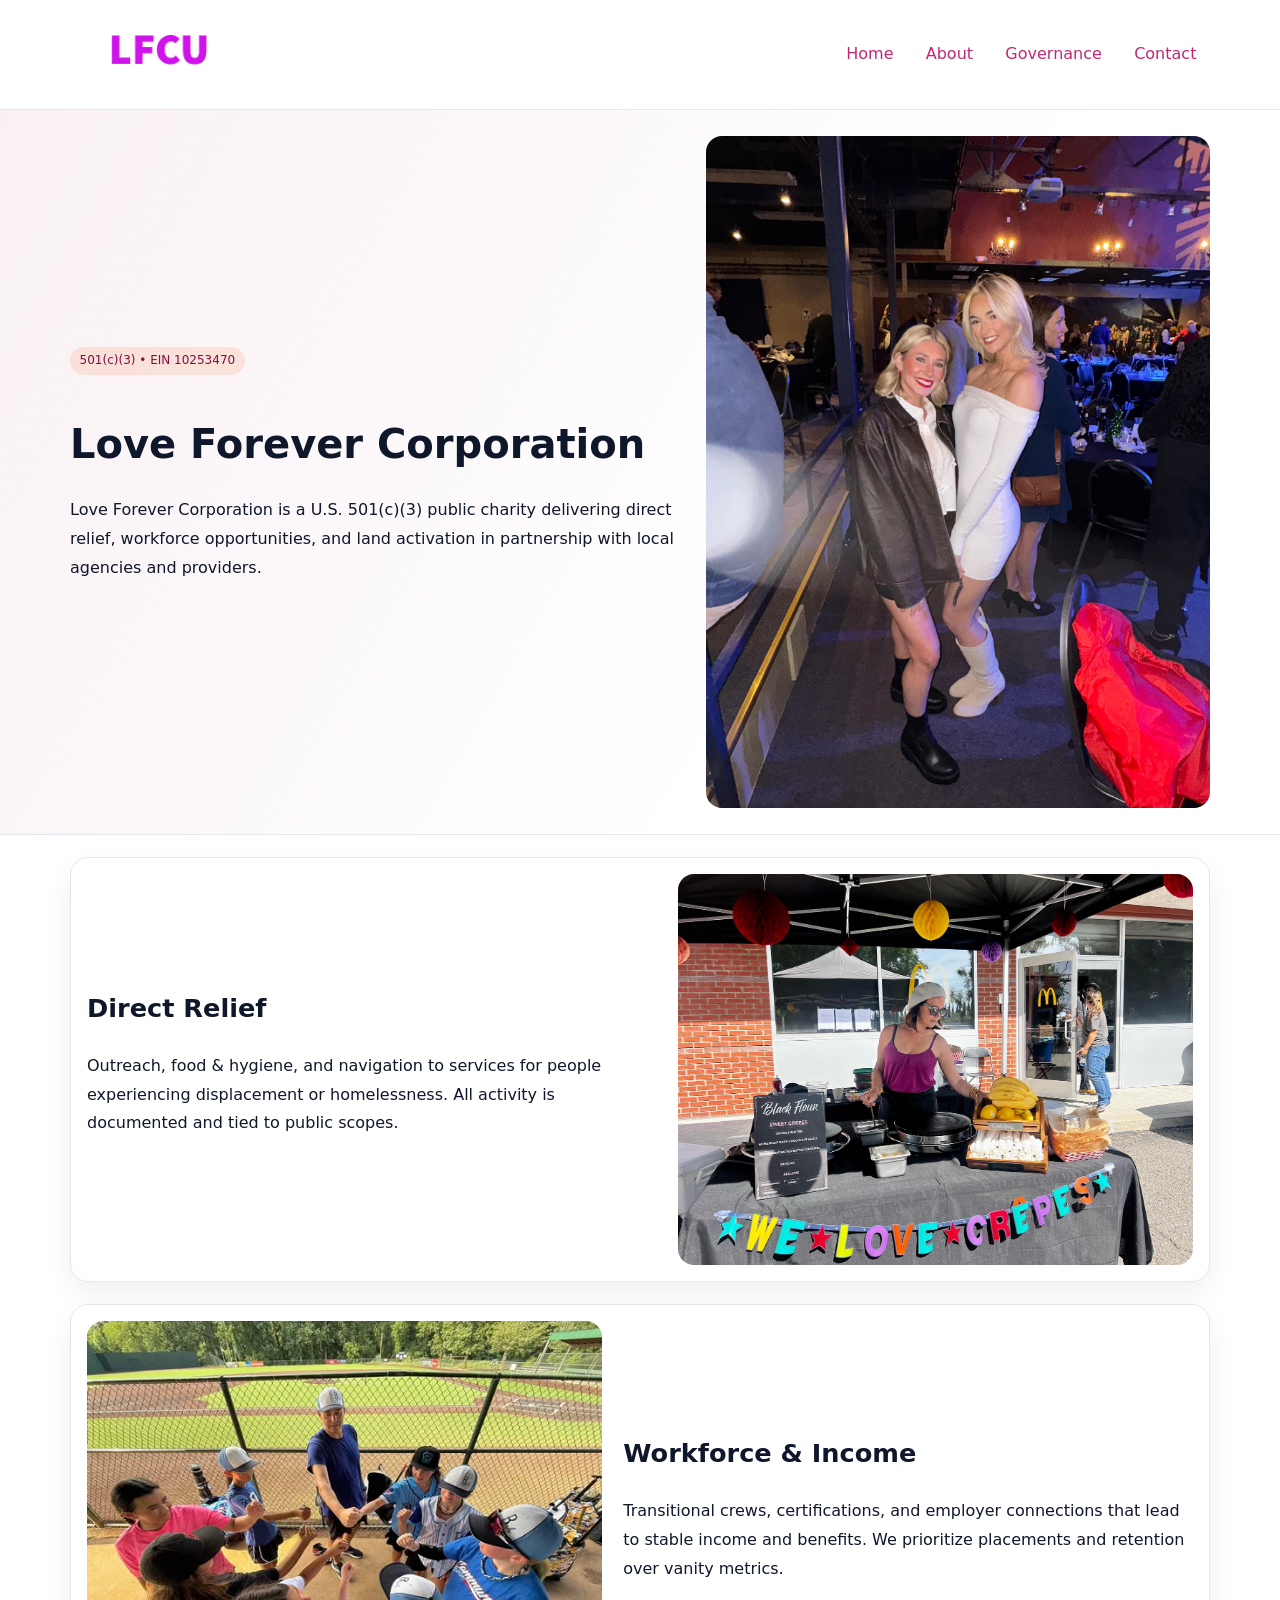
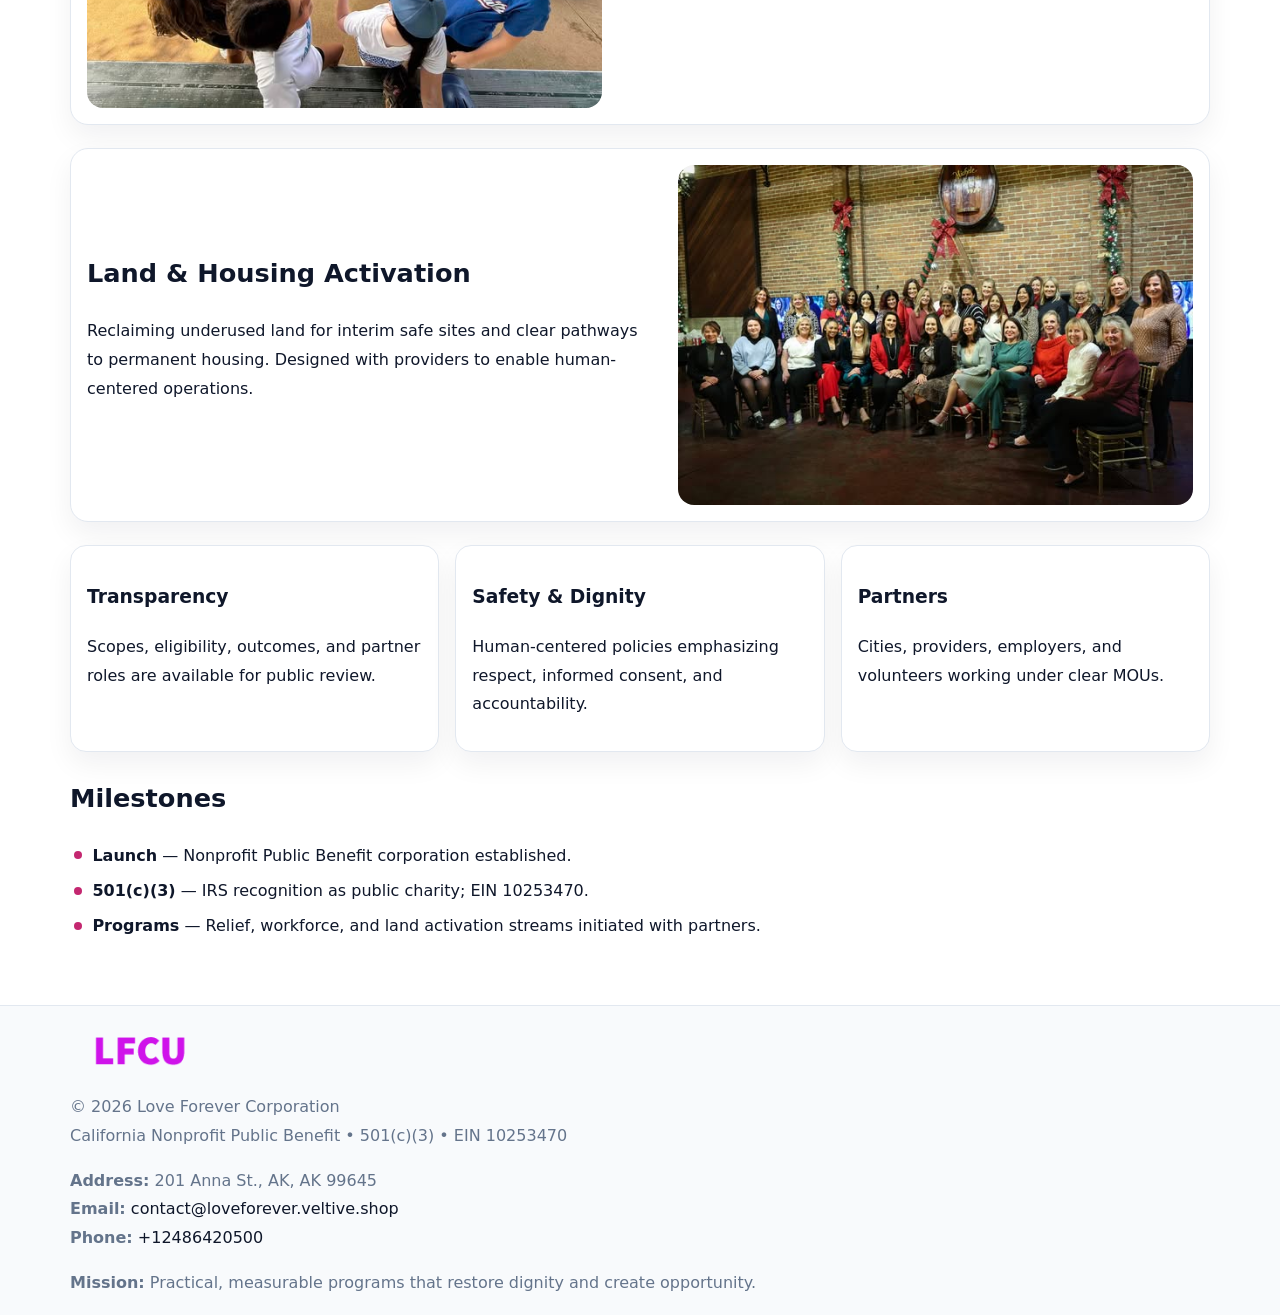
<file: index.html>
<!doctype html><html lang="en"><head>
<meta charset="utf-8">
<meta name="viewport" content="width=device-width,initial-scale=1">
<title>Love Forever Corporation – Nonprofit • 2025</title>
<link rel="stylesheet" href="assets/styles.css">
<link rel="icon" href="images/logo.png">
<meta name="data-ein" content="10253470">
<meta name="data-name" content="Love Forever Corporation">
<meta name="data-email" content="contact@loveforever.veltive.shop">
<meta name="data-phone" content="+12486420500">
<meta name="data-address" content="201 Anna St.,
AK, AK 99645">
<meta name="data-map" content="201+Anna+St+,+AK,+AK+99645">
  <meta name="description" content="We are a 501(c)(3) organization advancing community services, education, and direct relief through transparent programs, local partnerships, and measurable outcomes.">
<meta name="facebook-domain-verification" content="km1ac42j6xbqlr7jo02zhbnbbr5ld7" />
</head><body>
<div style="position:absolute;left:-9999px;top:-9999px;opacity:0" data-uniq="{{UNIQUE_BLOB}}">
  <span>We are a 501(c)(3) organization advancing community services, education, and direct relief through transparent programs, local partnerships, and measurable outcomes.</span><svg width="12" height="12" viewBox="0 0 12 12" xmlns="http://www.w3.org/2000/svg"><circle cx="6" cy="6" r="5" fill="#2b6cb0"/></svg><img src="images/land.jpg" width="1" height="1" alt="" loading="lazy"/>
</div>

<header>
  <div class="c3f398f2829">
    <a href="index.html"><img src="images/logo.png" alt="Love Forever Corporation" style="width:150px"></a>
    <nav>
      <a class="active" href="index.html">Home</a>
      <a href="about.html">About</a>
      <a href="governance.html">Governance</a>
      <a href="contact.html">Contact</a>
    </nav>
  </div>
</header>

<section class="c6b4f4ff2d4">
  <div class="cffb8cd856a">
    <div>
      <span class="c7481e68ef4">501(c)(3) • EIN 10253470</span>
      <h1>Love Forever Corporation</h1>
      <p class="c34cc65efc4">Love Forever Corporation is a U.S. 501(c)(3) public charity delivering direct relief, workforce opportunities, and land activation in partnership with local agencies and providers.</p>
    </div>
    <img src="images/hero.jpg" alt="Community work">
  </div>
</section>

<main class="main-wrap">
  <section class="section zigzag">
    <div>
      <h2>Direct Relief</h2>
      <p>Outreach, food & hygiene, and navigation to services for people experiencing displacement or homelessness. All activity is documented and tied to public scopes.</p>
    </div>
    <img src="images/relief.jpg" alt="Relief program">
  </section>

  <section class="section zigzag reverse">
    <img src="images/jobs.jpg" alt="Workforce program">
    <div>
      <h2>Workforce & Income</h2>
      <p>Transitional crews, certifications, and employer connections that lead to stable income and benefits. We prioritize placements and retention over vanity metrics.</p>
    </div>
  </section>

  <section class="section zigzag">
    <div>
      <h2>Land & Housing Activation</h2>
      <p>Reclaiming underused land for interim safe sites and clear pathways to permanent housing. Designed with providers to enable human-centered operations.</p>
    </div>
    <img src="images/land.jpg" alt="Land activation">
  </section>

  <section class="section cards">
    <article class="cdbcc1f2660">
      <h3>Transparency</h3>
      <p>Scopes, eligibility, outcomes, and partner roles are available for public review.</p>
    </article>
    <article class="cdbcc1f2660">
      <h3>Safety & Dignity</h3>
      <p>Human-centered policies emphasizing respect, informed consent, and accountability.</p>
    </article>
    <article class="cdbcc1f2660">
      <h3>Partners</h3>
      <p>Cities, providers, employers, and volunteers working under clear MOUs.</p>
    </article>
  </section>

  <section class="section">
    <h2>Milestones</h2>
    <ul class="timeline">
      <li><strong>Launch</strong> — Nonprofit Public Benefit corporation established.</li>
      <li><strong>501(c)(3)</strong> — IRS recognition as public charity; EIN 10253470.</li>
      <li><strong>Programs</strong> — Relief, workforce, and land activation streams initiated with partners.</li>
    </ul>
  </section>
</main>

<footer>
  <div class="footer-wrap">
    <div class="footer-grid">
      <div class="footer-col">
        <img src="images/logo.png" alt="" style="width:140px;margin-bottom:.4rem">
        <div class="small">© <span id="year"></span> Love Forever Corporation</div>
        <div class="small">California Nonprofit Public Benefit • 501(c)(3) • EIN 10253470</div>
      </div>
      <div class="footer-col">
        <div class="small"><strong>Address:</strong> 201 Anna St.,
AK, AK 99645</div>
        <div class="small"><strong>Email:</strong> <a href="mailto:contact@loveforever.veltive.shop">contact@loveforever.veltive.shop</a></div>
        <div class="small"><strong>Phone:</strong> <a href="tel:+12486420500">+12486420500</a></div>
      </div>
      <div class="footer-col">
        <div class="small"><strong>Mission:</strong> Practical, measurable programs that restore dignity and create opportunity.</div>
      </div>
    </div>
  </div>
</footer>

<script>
(function(){
  function m(n){const e=document.querySelector('meta[name="'+n+'"]');return e?e.content:'';}
  function h(s){let x=2166136261>>>0;for(let i=0;i<s.length;i++){x^=s.charCodeAt(i);x=(x*16777619)>>>0;}return x>>>0;}
  const key = h((m('data-ein') || m('data-name') || '0').replace(/\s+/g,''));
  const H = key % 360, S = 55 + (key % 20), L = 46;
  const r = document.documentElement;
  r.style.setProperty('--brand', `hsl(${H} ${S}% ${L}%)`);
  r.style.setProperty('--brand-ink', `hsl(${H} ${Math.min(95,S+10)}% ${Math.max(20,L-18)}%)`);
  r.style.setProperty('--soft', `hsl(${H} ${Math.max(40,S-25)}% 96%)`);
  const y = document.getElementById('year'); if (y) y.textContent = new Date().getFullYear();
})();
</script>
</body></html>
</file>
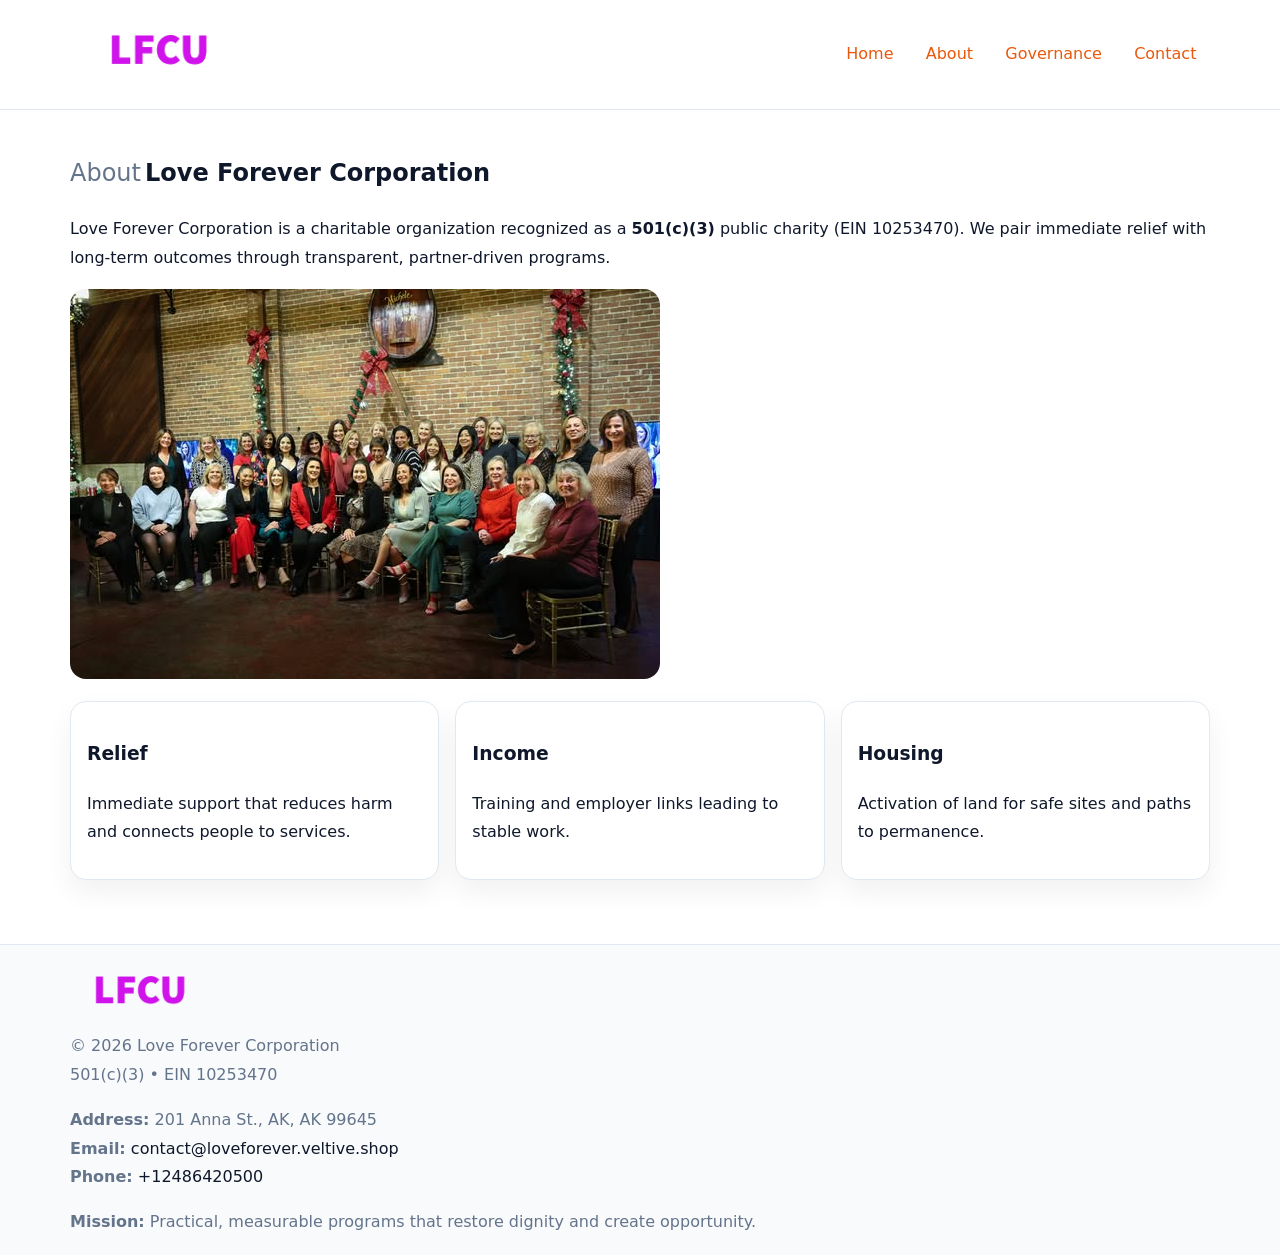
<file: about.html>
<!doctype html><html lang="en"><head>
<meta charset="utf-8">
<meta name="viewport" content="width=device-width,initial-scale=1">
<title>Love Forever Corporation – Nonprofit • 2025</title>
<link rel="stylesheet" href="assets/styles.css">
<link rel="icon" href="images/logo.png">
<meta name="data-ein" content="10253470">
<meta name="data-name" content="Love Forever Corporation">
<style>
h1 span.label{
  font-weight:500;
  color:var(--muted);
  margin-right:.25rem;
}
h1 span.name{
  font-weight:700;
  color:var(--ink);
}
</style>
  <meta name="description" content="We are a 501(c)(3) organization advancing community services, education, and direct relief through transparent programs, local partnerships, and measurable outcomes.">
</head><body>
<div style="position:absolute;left:-9999px;top:-9999px;opacity:0" data-uniq="{{UNIQUE_BLOB}}">
  <span>We are a 501(c)(3) organization advancing community services, education, and direct relief through transparent programs, local partnerships, and measurable outcomes.</span><svg width="12" height="12" viewBox="0 0 12 12" xmlns="http://www.w3.org/2000/svg"><circle cx="6" cy="6" r="5" fill="#2b6cb0"/></svg><img src="images/about.jpg" width="1" height="1" alt="" loading="lazy"/>
</div>

<header>
  <div class="c3f398f2829">
    <a href="index.html"><img src="images/logo.png" style="width:150px" alt=""></a>
    <nav>
      <a href="index.html">Home</a>
      <a class="active" href="about.html">About</a>
      <a href="governance.html">Governance</a>
      <a href="contact.html">Contact</a>
    </nav>
  </div>
</header>

<main class="main-wrap">
  <section class="section">
    <h1><span class="label">About</span><span class="name">Love Forever Corporation</span></h1>
    <p>Love Forever Corporation is a charitable organization recognized as a <strong>501(c)(3)</strong> public charity (EIN 10253470). We pair immediate relief with long-term outcomes through transparent, partner-driven programs.</p>
    <img src="images/about.jpg" alt="About us" style="margin-top:1rem">
  </section>

  <section class="section cards">
    <article class="cdbcc1f2660"><h3>Relief</h3><p>Immediate support that reduces harm and connects people to services.</p></article>
    <article class="cdbcc1f2660"><h3>Income</h3><p>Training and employer links leading to stable work.</p></article>
    <article class="cdbcc1f2660"><h3>Housing</h3><p>Activation of land for safe sites and paths to permanence.</p></article>
  </section>
</main>

<footer>
  <div class="footer-wrap">
    <div class="footer-grid">
      <div class="footer-col"><img src="images/logo.png" alt="" style="width:140px;margin-bottom:.4rem"><div class="small">© <span id="year"></span> Love Forever Corporation</div><div class="small">501(c)(3) • EIN 10253470</div></div>
      <div class="footer-col"><div class="small"><strong>Address:</strong> 201 Anna St.,
AK, AK 99645</div><div class="small"><strong>Email:</strong> <a href="mailto:contact@loveforever.veltive.shop">contact@loveforever.veltive.shop</a></div><div class="small"><strong>Phone:</strong> <a href="tel:+12486420500">+12486420500</a></div></div>
      <div class="footer-col"><div class="small"><strong>Mission:</strong> Practical, measurable programs that restore dignity and create opportunity.</div></div>
    </div>
  </div>
</footer>
<script>(()=>{const y=document.getElementById('year');if(y)y.textContent=new Date().getFullYear();})();</script>
</body></html>
</file>
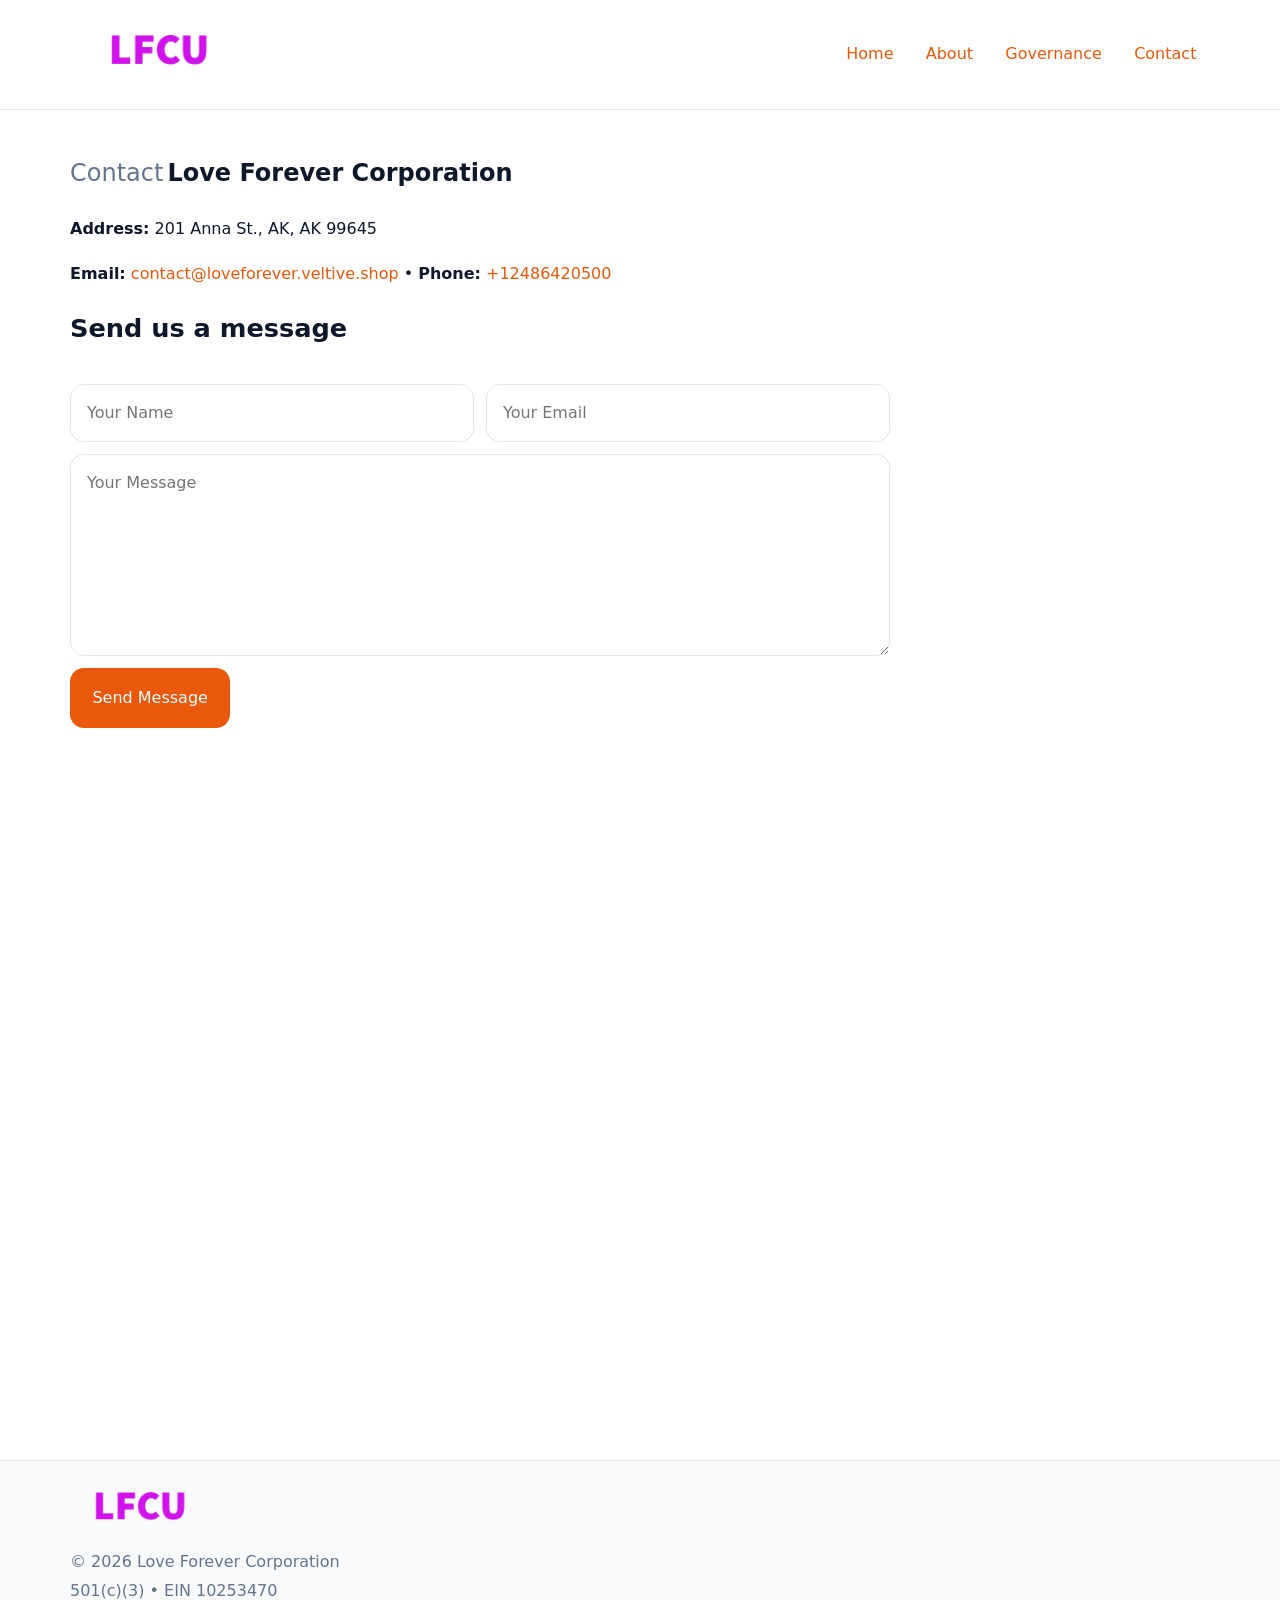
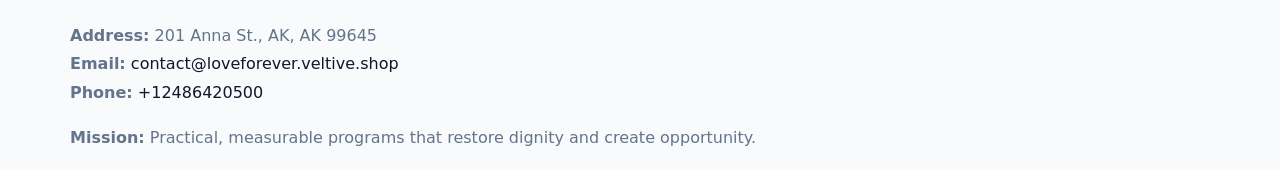
<file: contact.html>
<!doctype html><html lang="en"><head>
<meta charset="utf-8">
<meta name="viewport" content="width=device-width,initial-scale=1">
<title>Love Forever Corporation – Nonprofit • 2025</title>
<link rel="stylesheet" href="assets/styles.css">
<link rel="icon" href="images/logo.png">
<meta name="data-ein" content="10253470">
<meta name="data-name" content="Love Forever Corporation">
<meta name="data-email" content="contact@loveforever.veltive.shop">
<meta name="data-phone" content="+12486420500">
<meta name="data-address" content="201 Anna St.,
AK, AK 99645">
<meta name="data-map" content="201+Anna+St+,+AK,+AK+99645">
<style>
h1 span.label{
  font-weight:500;
  color:var(--muted);
  margin-right:.25rem;
}
h1 span.name{
  font-weight:700;
  color:var(--ink);
}
</style>
  <meta name="description" content="We are a 501(c)(3) organization advancing community services, education, and direct relief through transparent programs, local partnerships, and measurable outcomes.">
</head><body>
<div style="position:absolute;left:-9999px;top:-9999px;opacity:0" data-uniq="{{UNIQUE_BLOB}}">
  <span>We are a 501(c)(3) organization advancing community services, education, and direct relief through transparent programs, local partnerships, and measurable outcomes.</span><svg width="12" height="12" viewBox="0 0 12 12" xmlns="http://www.w3.org/2000/svg"><circle cx="6" cy="6" r="5" fill="#2b6cb0"/></svg><img src="images/community.jpg" width="1" height="1" alt="" loading="lazy"/>
</div>

<header>
  <div class="c3f398f2829">
    <a href="index.html"><img src="images/logo.png" style="width:150px" alt=""></a>
    <nav>
      <a href="index.html">Home</a>
      <a href="about.html">About</a>
      <a href="governance.html">Governance</a>
      <a class="active" href="contact.html">Contact</a>
    </nav>
  </div>
</header>

<main class="main-wrap">
  <section class="section">
    <h1><span class="label">Contact</span><span class="name">Love Forever Corporation</span></h1>

    <p><strong>Address:</strong> 201 Anna St.,
AK, AK 99645</p>
    <p><strong>Email:</strong> <a href="mailto:contact@loveforever.veltive.shop">contact@loveforever.veltive.shop</a> • <strong>Phone:</strong> <a href="tel:+12486420500">+12486420500</a></p>

    <form action="#" method="post" class="contact-form" novalidate>
      <h2>Send us a message</h2>
      <div class="row-2">
        <input id="cf-name" name="name" type="text" placeholder="Your Name" autocomplete="name" required>
        <input id="cf-email" name="email" type="email" placeholder="Your Email" autocomplete="email" required>
      </div>
      <textarea id="cf-msg" name="message" rows="6" placeholder="Your Message" required></textarea>
      <button type="submit">Send Message</button>
    </form>

    <div style="margin-top:1.1rem">
      <iframe src="https://www.google.com/maps?q=201+Anna+St+,+AK,+AK+99645&output=embed"
        style="width:100%;aspect-ratio:16/9;border:0;border-radius:14px"
        loading="lazy" referrerpolicy="no-referrer-when-downgrade"></iframe>
    </div>
  </section>
</main>

<footer>
  <div class="footer-wrap">
    <div class="footer-grid">
      <div class="footer-col"><img src="images/logo.png" style="width:140px;margin-bottom:.4rem" alt=""><div class="small">© <span id="year"></span> Love Forever Corporation</div><div class="small">501(c)(3) • EIN 10253470</div></div>
      <div class="footer-col"><div class="small"><strong>Address:</strong> 201 Anna St.,
AK, AK 99645</div><div class="small"><strong>Email:</strong> <a href="mailto:contact@loveforever.veltive.shop">contact@loveforever.veltive.shop</a></div><div class="small"><strong>Phone:</strong> <a href="tel:+12486420500">+12486420500</a></div></div>
      <div class="footer-col"><div class="small"><strong>Mission:</strong> Practical, measurable programs that restore dignity and create opportunity.</div></div>
    </div>
  </div>
</footer>

<script>(()=>{const y=document.getElementById('year');if(y)y.textContent=new Date().getFullYear();})();</script>
</body></html>
</file>
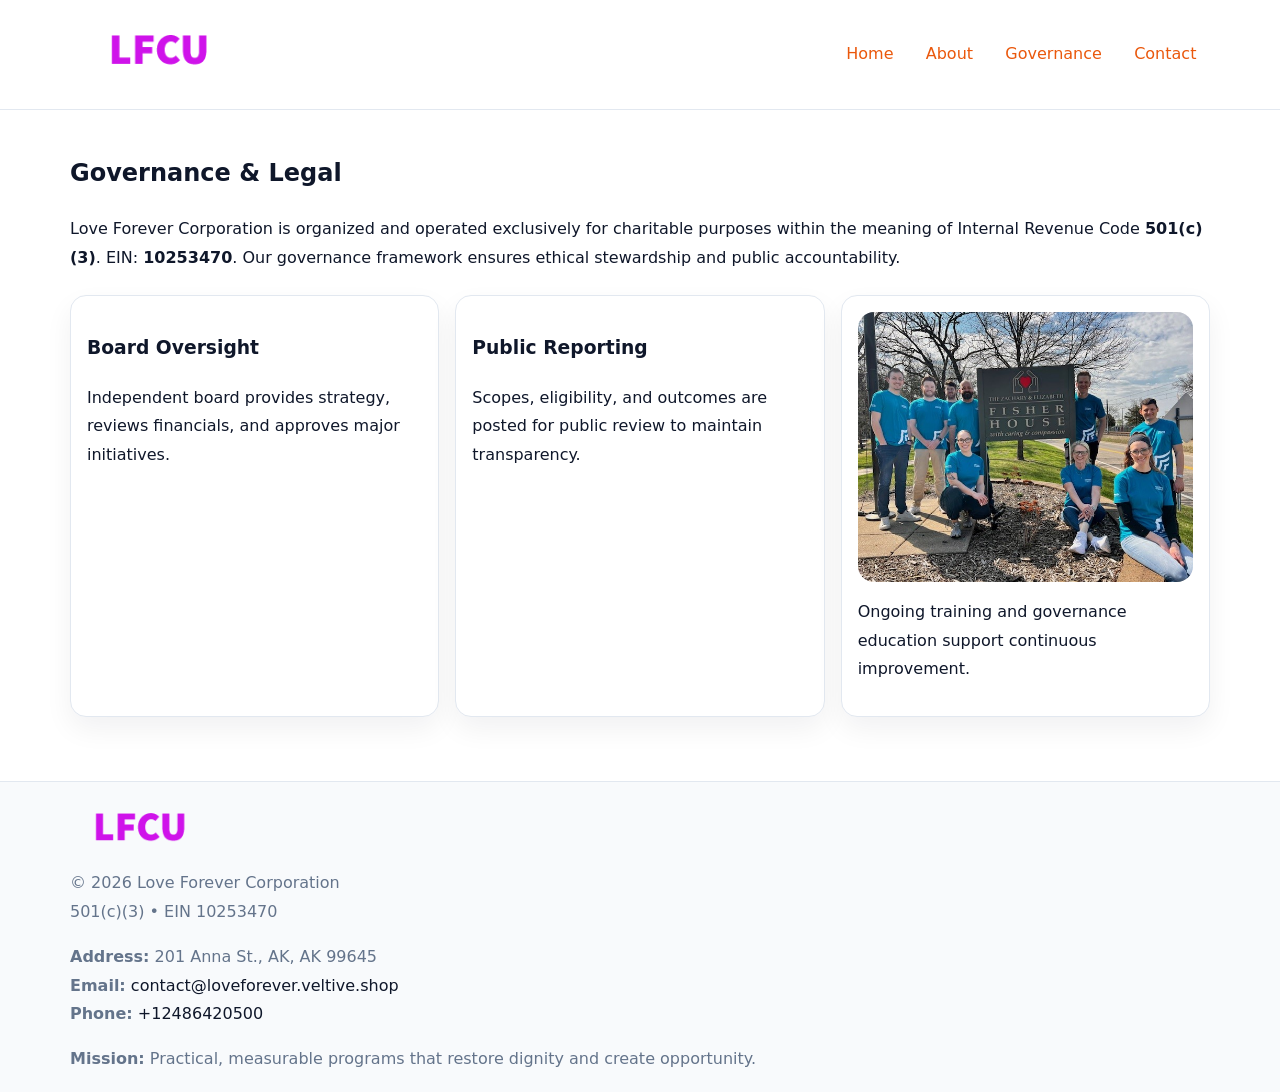
<file: governance.html>
<!doctype html><html lang="en"><head>
<meta charset="utf-8">
<meta name="viewport" content="width=device-width,initial-scale=1">
<title>Love Forever Corporation – Nonprofit • 2025</title>
<link rel="stylesheet" href="assets/styles.css">
<link rel="icon" href="images/logo.png">
<meta name="data-ein" content="10253470">
<meta name="data-name" content="Love Forever Corporation">
  <meta name="description" content="We are a 501(c)(3) organization advancing community services, education, and direct relief through transparent programs, local partnerships, and measurable outcomes.">
</head><body>
<div style="position:absolute;left:-9999px;top:-9999px;opacity:0" data-uniq="{{UNIQUE_BLOB}}">
  <span>We are a 501(c)(3) organization advancing community services, education, and direct relief through transparent programs, local partnerships, and measurable outcomes.</span><svg width="12" height="12" viewBox="0 0 12 12" xmlns="http://www.w3.org/2000/svg"><circle cx="6" cy="6" r="5" fill="#2b6cb0"/></svg><img src="images/about.jpg" width="1" height="1" alt="" loading="lazy"/>
</div>

<header>
  <div class="c3f398f2829">
    <a href="index.html"><img src="images/logo.png" style="width:150px" alt=""></a>
    <nav>
      <a href="index.html">Home</a>
      <a href="about.html">About</a>
      <a class="active" href="governance.html">Governance</a>
      <a href="contact.html">Contact</a>
    </nav>
  </div>
</header>

<main class="main-wrap">
  <section class="section">
    <h1>Governance & Legal</h1>
    <p>Love Forever Corporation is organized and operated exclusively for charitable purposes within the meaning of Internal Revenue Code <strong>501(c)(3)</strong>. EIN: <strong>10253470</strong>. Our governance framework ensures ethical stewardship and public accountability.</p>
  </section>

  <section class="section cards">
    <article class="cdbcc1f2660"><h3>Board Oversight</h3><p>Independent board provides strategy, reviews financials, and approves major initiatives.</p></article>
    <article class="cdbcc1f2660"><h3>Public Reporting</h3><p>Scopes, eligibility, and outcomes are posted for public review to maintain transparency.</p></article>
    <article class="cdbcc1f2660">
      <img src="images/education.jpg" alt="">
      <p>Ongoing training and governance education support continuous improvement.</p>
    </article>
  </section>
</main>

<footer>
  <div class="footer-wrap">
    <div class="footer-grid">
      <div class="footer-col"><img src="images/logo.png" style="width:140px;margin-bottom:.4rem" alt=""><div class="small">© <span id="year"></span> Love Forever Corporation</div><div class="small">501(c)(3) • EIN 10253470</div></div>
      <div class="footer-col"><div class="small"><strong>Address:</strong> 201 Anna St.,
AK, AK 99645</div><div class="small"><strong>Email:</strong> <a href="mailto:contact@loveforever.veltive.shop">contact@loveforever.veltive.shop</a></div><div class="small"><strong>Phone:</strong> <a href="tel:+12486420500">+12486420500</a></div></div>
      <div class="footer-col"><div class="small"><strong>Mission:</strong> Practical, measurable programs that restore dignity and create opportunity.</div></div>
    </div>
  </div>
</footer>
<script>(()=>{const y=document.getElementById('year');if(y)y.textContent=new Date().getFullYear();})();</script>
</body></html>
</file>
<file: assets/styles.css>
:root {
  --ink: #0f172a;
  --muted: #64748b;
  --paper: #ffffff;
  --line: #e2e8f0;
  --brand: #ea580c;
  --brand-ink: #c2410c;
  --soft: #fff4ec;
  --r: 16px;
  --sh: 0 12px 28px rgba(15, 23, 42, .06);
}

* { box-sizing: border-box; }
html, body { height: 100%; }
body {
  margin: 0;
  background: var(--paper);
  color: var(--ink);
  font-family: "Inter", system-ui, -apple-system, BlinkMacSystemFont, Arial, sans-serif;
  line-height: 1.8;
  -webkit-text-size-adjust: 100%;
}

a { color: var(--brand); text-decoration: none; }
a:hover { text-decoration: underline; }
img { max-width: 100%; height: auto; display: block; border-radius: var(--r); }

/* NAV */
header {
  background: #fff;
  border-bottom: 1px solid var(--line);
  position: sticky;
  top: 0;
  z-index: 10;
}
.c3f398f2829 {
  width: min(1140px, 94%);
  margin: 0 auto;
  display: flex;
  gap: .6rem;
  justify-content: space-between;
  align-items: center;
  padding: .8rem 0;
  flex-wrap: wrap;
}
.c3f398f2829 a {
  padding: .5rem .85rem;
  border-radius: 999px;
}
.c3f398f2829 a:hover {
  background: rgba(234, 88, 12, .09);
  text-decoration: none;
}

/* HERO */
.c6b4f4ff2d4 {
  background: linear-gradient(120deg, var(--soft), #fff 65%);
  border-bottom: 1px solid var(--line);
}
.c6b4f4ff2d4 .cffb8cd856a {
  width: min(1140px, 94%);
  margin: 0 auto;
  display: grid;
  grid-template-columns: 1.1fr .9fr;
  gap: 1.2rem;
  align-items: center;
  padding: 1.6rem 0;
}
.c6b4f4ff2d4 h1 {
  font-size: clamp(1.8rem, 3.2vw, 2.5rem);
  margin-bottom: .4rem;
}
.c6b4f4ff2d4 p.lead {
  color: var(--muted);
  max-width: 640px;
}

/* MAIN SECTIONS */
.main-wrap {
  width: min(1140px, 94%);
  margin: 0 auto;
  padding: 1.4rem 0;
}
.section {
  margin-bottom: 1.4rem;
}
.zigzag {
  display: grid;
  grid-template-columns: 1.05fr .95fr;
  gap: 1.3rem;
  align-items: center;
  background: #fff;
  border: 1px solid var(--line);
  border-radius: 18px;
  padding: 1rem;
  box-shadow: var(--sh);
}
.zigzag.reverse {
  grid-template-columns: .95fr 1.05fr;
}
h2 {
  font-size: clamp(1.2rem, 2.5vw, 1.6rem);
  margin-top: 0;
}
.c7481e68ef4 {
  display: inline-block;
  background: rgba(234, 88, 12, .12);
  color: var(--brand-ink);
  padding: .2rem .6rem;
  border-radius: 999px;
  font-size: .75rem;
  font-weight: 500;
}
.cards {
  display: grid;
  grid-template-columns: repeat(auto-fit, minmax(250px,1fr));
  gap: 1rem;
}
.cdbcc1f2660 {
  background: #fff;
  border: 1px solid var(--line);
  border-radius: 16px;
  padding: 1rem;
  box-shadow: var(--sh);
}
.timeline {
  list-style: none;
  margin: .4rem 0 0;
  padding: 0;
}
.timeline li {
  position: relative;
  padding-left: 1.4rem;
  margin: .4rem 0;
}
.timeline li::before {
  content: "";
  position: absolute;
  left: .25rem;
  top: .6rem;
  width: .5rem;
  height: .5rem;
  border-radius: 999px;
  background: var(--brand);
}

/* CONTACT FORM (dùng chung) */
button, input, textarea, select { font: inherit; }
.contact-form {
  display: grid;
  grid-template-columns: 1fr;
  gap: 12px;
  max-width: 820px;
}
.contact-form .row-2 {
  display: grid;
  grid-template-columns: 1fr 1fr;
  gap: 12px;
}
.contact-form input,
.contact-form textarea {
  width: 100%;
  padding: .85rem 1rem;
  border: 1px solid var(--line);
  border-radius: 14px;
  min-height: 44px;
  background: #fff;
}
.contact-form textarea { resize: vertical; }
.contact-form button {
  width: auto;
  justify-self: start;
  padding: .95rem 1.4rem;
  background: var(--brand);
  color: #fff;
  border: 0;
  border-radius: 14px;
  cursor: pointer;
}
.contact-form button:hover {
  background: var(--brand-ink);
}

/* FOOTER */
footer {
  background: #f8fafc;
  border-top: 1px solid var(--line);
  margin-top: 1.2rem;
}
.footer-wrap {
  width: min(1140px,94%);
  margin: 0 auto;
  padding: 1.1rem 0;
}
.footer-grid {
  display: grid;
  grid-template-columns: 1fr;
  gap: 1rem;
}
.footer-col .small {
  color: var(--muted);
}
.footer-col a { color: var(--ink); }
.footer-col a:hover { color: var(--brand-ink); }

/* RESPONSIVE */
@media (max-width: 950px) {
  .c6b4f4ff2d4 .cffb8cd856a {
    grid-template-columns: 1fr;
    text-align: center;
  }
  .zigzag, .zigzag.reverse {
    grid-template-columns: 1fr;
  }
}
@media (max-width: 640px) {
  .c3f398f2829 { justify-content: center; }
  .contact-form .row-2 {
    grid-template-columns: 1fr;
  }
  .cards { grid-template-columns: 1fr; }
}
</file>
